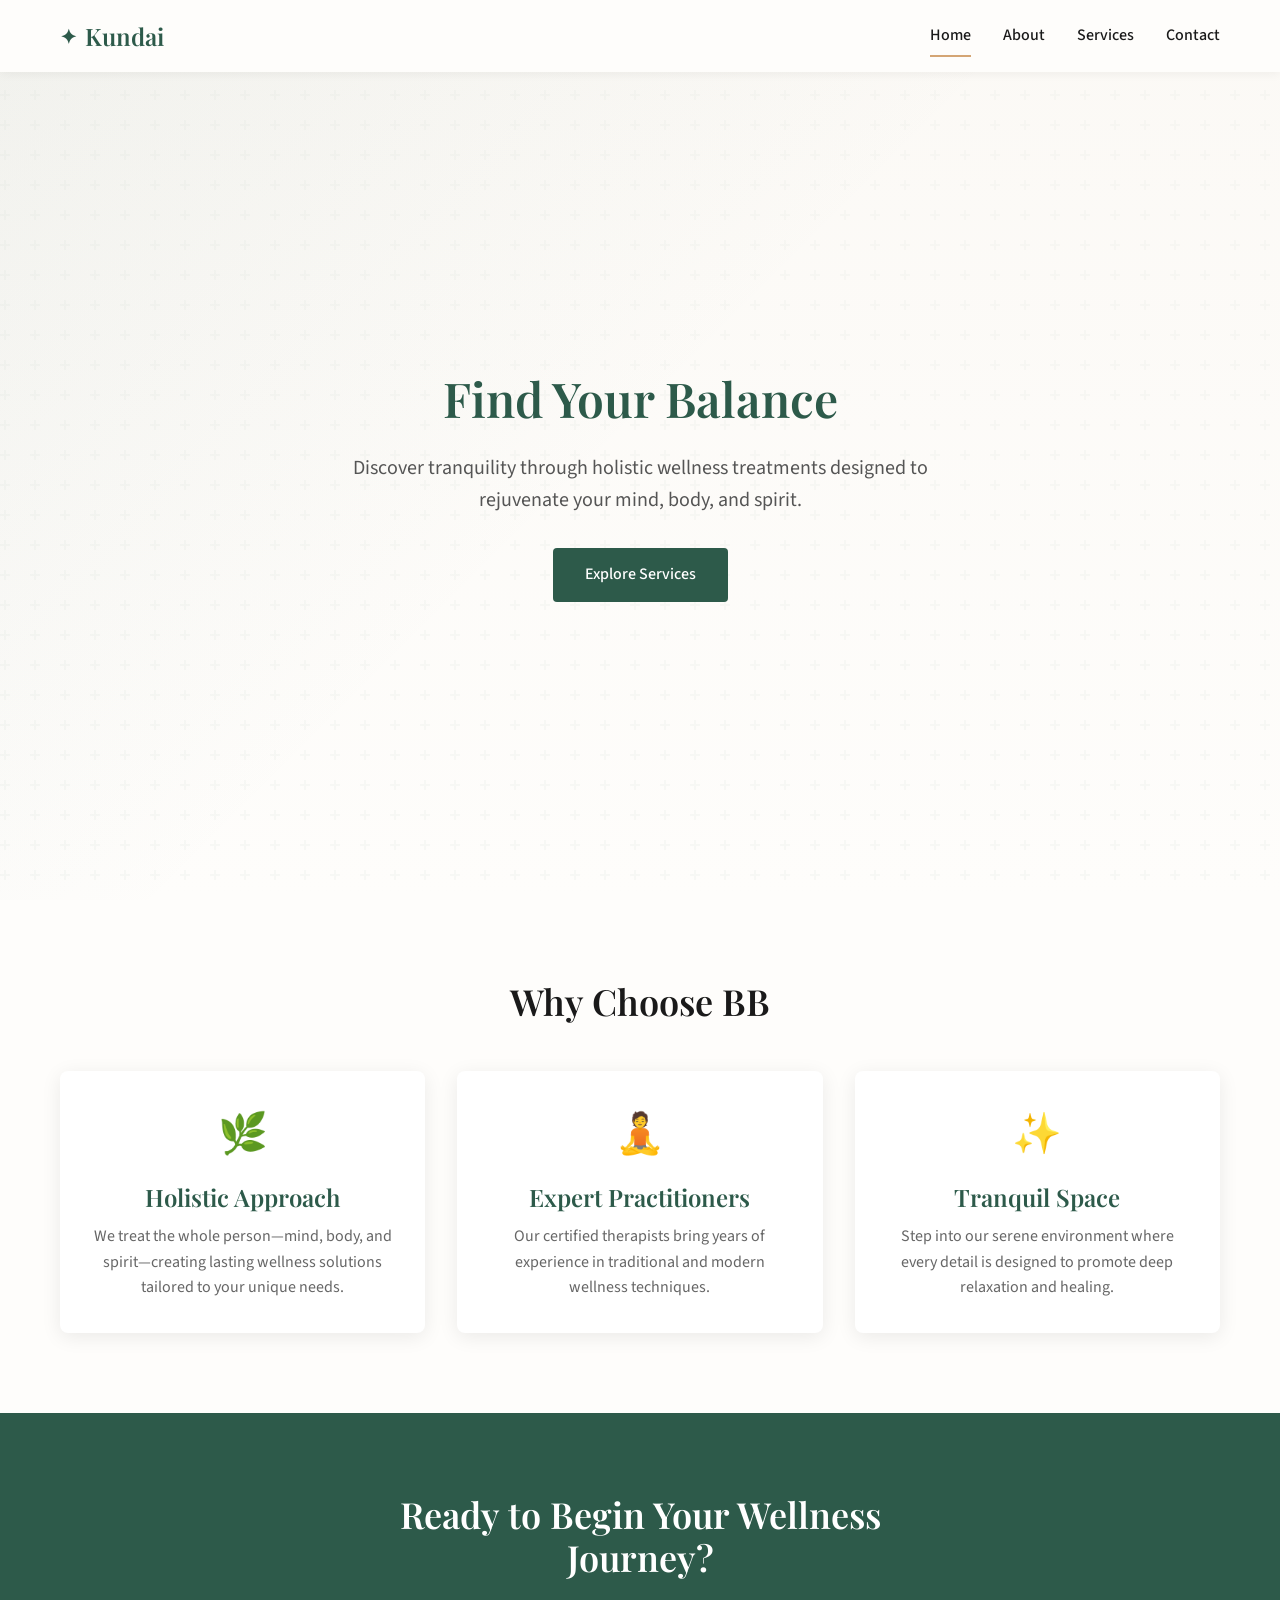
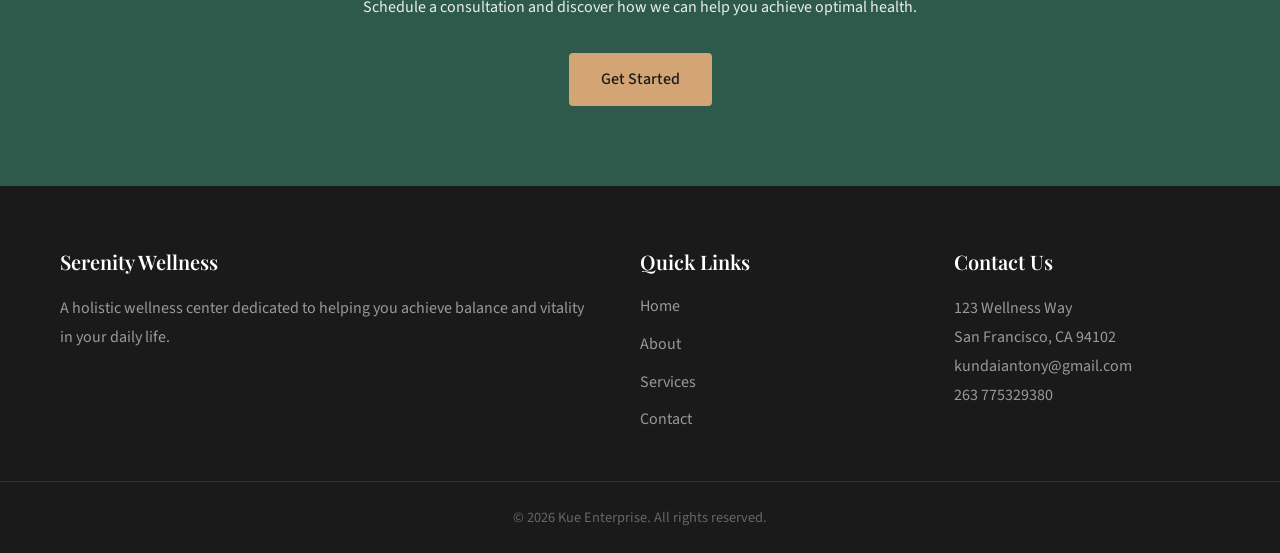
<file: index.html>
<!DOCTYPE html>
<html lang="en">
<head>
  <meta charset="UTF-8">
  <meta name="viewport" content="width=device-width, initial-scale=1.0">
  <title>Kundai</title>
  <link rel="preconnect" href="https://fonts.googleapis.com">
  <link rel="preconnect" href="https://fonts.gstatic.com" crossorigin>
  <link href="https://fonts.googleapis.com/css2?family=Playfair+Display:wght@400;500;600;700&family=Source+Sans+3:wght@300;400;500;600&display=swap" rel="stylesheet">
  <link rel="stylesheet" href="styles.css">
</head>
<body>
  <header class="header">
    <div class="container header-inner">
      <a href="index.html" class="logo">
        <span class="logo-icon">✦</span>
        <span class="logo-text">Kundai</span>
      </a>
      <button class="menu-toggle" aria-label="Toggle menu">
        <span></span>
        <span></span>
        <span></span>
      </button>
      <nav class="nav">
        <a href="index.html" class="nav-link active">Home</a>
        <a href="about.html" class="nav-link">About</a>
        <a href="services.html" class="nav-link">Services</a>
        <a href="contact.html" class="nav-link">Contact</a>
      </nav>
    </div>
  </header>

  <main>
    <section class="hero">
      <div class="hero-bg"></div>
      <div class="container hero-content">
        <h1 class="hero-title">Find Your Balance</h1>
        <p class="hero-subtitle">Discover tranquility through holistic wellness treatments designed to rejuvenate your mind, body, and spirit.</p>
        <a href="services.html" class="btn btn-primary">Explore Services</a>
      </div>
    </section>

    <section class="section features">
      <div class="container">
        <h2 class="section-title">Why Choose BB</h2>
        <div class="features-grid">
          <div class="feature-card">
            <div class="feature-icon">🌿</div>
            <h3>Holistic Approach</h3>
            <p>We treat the whole person—mind, body, and spirit—creating lasting wellness solutions tailored to your unique needs.</p>
          </div>
          <div class="feature-card">
            <div class="feature-icon">🧘</div>
            <h3>Expert Practitioners</h3>
            <p>Our certified therapists bring years of experience in traditional and modern wellness techniques.</p>
          </div>
          <div class="feature-card">
            <div class="feature-icon">✨</div>
            <h3>Tranquil Space</h3>
            <p>Step into our serene environment where every detail is designed to promote deep relaxation and healing.</p>
          </div>
        </div>
      </div>
    </section>

    <section class="section cta">
      <div class="container cta-content">
        <h2>Ready to Begin Your Wellness Journey?</h2>
        <p>Schedule a consultation and discover how we can help you achieve optimal health.</p>
        <a href="contact.html" class="btn btn-secondary">Get Started</a>
      </div>
    </section>
  </main>

  <footer class="footer">
    <div class="container footer-grid">
      <div class="footer-col">
        <h4>Serenity Wellness</h4>
        <p>A holistic wellness center dedicated to helping you achieve balance and vitality in your daily life.</p>
      </div>
      <div class="footer-col">
        <h4>Quick Links</h4>
        <nav class="footer-nav">
          <a href="index.html">Home</a>
          <a href="about.html">About</a>
          <a href="services.html">Services</a>
          <a href="contact.html">Contact</a>
        </nav>
      </div>
      <div class="footer-col">
        <h4>Contact Us</h4>
        <p>123 Wellness Way<br>San Francisco, CA 94102</p>
        <p>kundaiantony@gmail.com<br>263 775329380</p>
      </div>
    </div>
    <div class="footer-bottom">
      <p>&copy; 2026 Kue Enterprise. All rights reserved.</p>
    </div>
  </footer>

  <script src="script.js"></script>
</body>
</html>
</file>
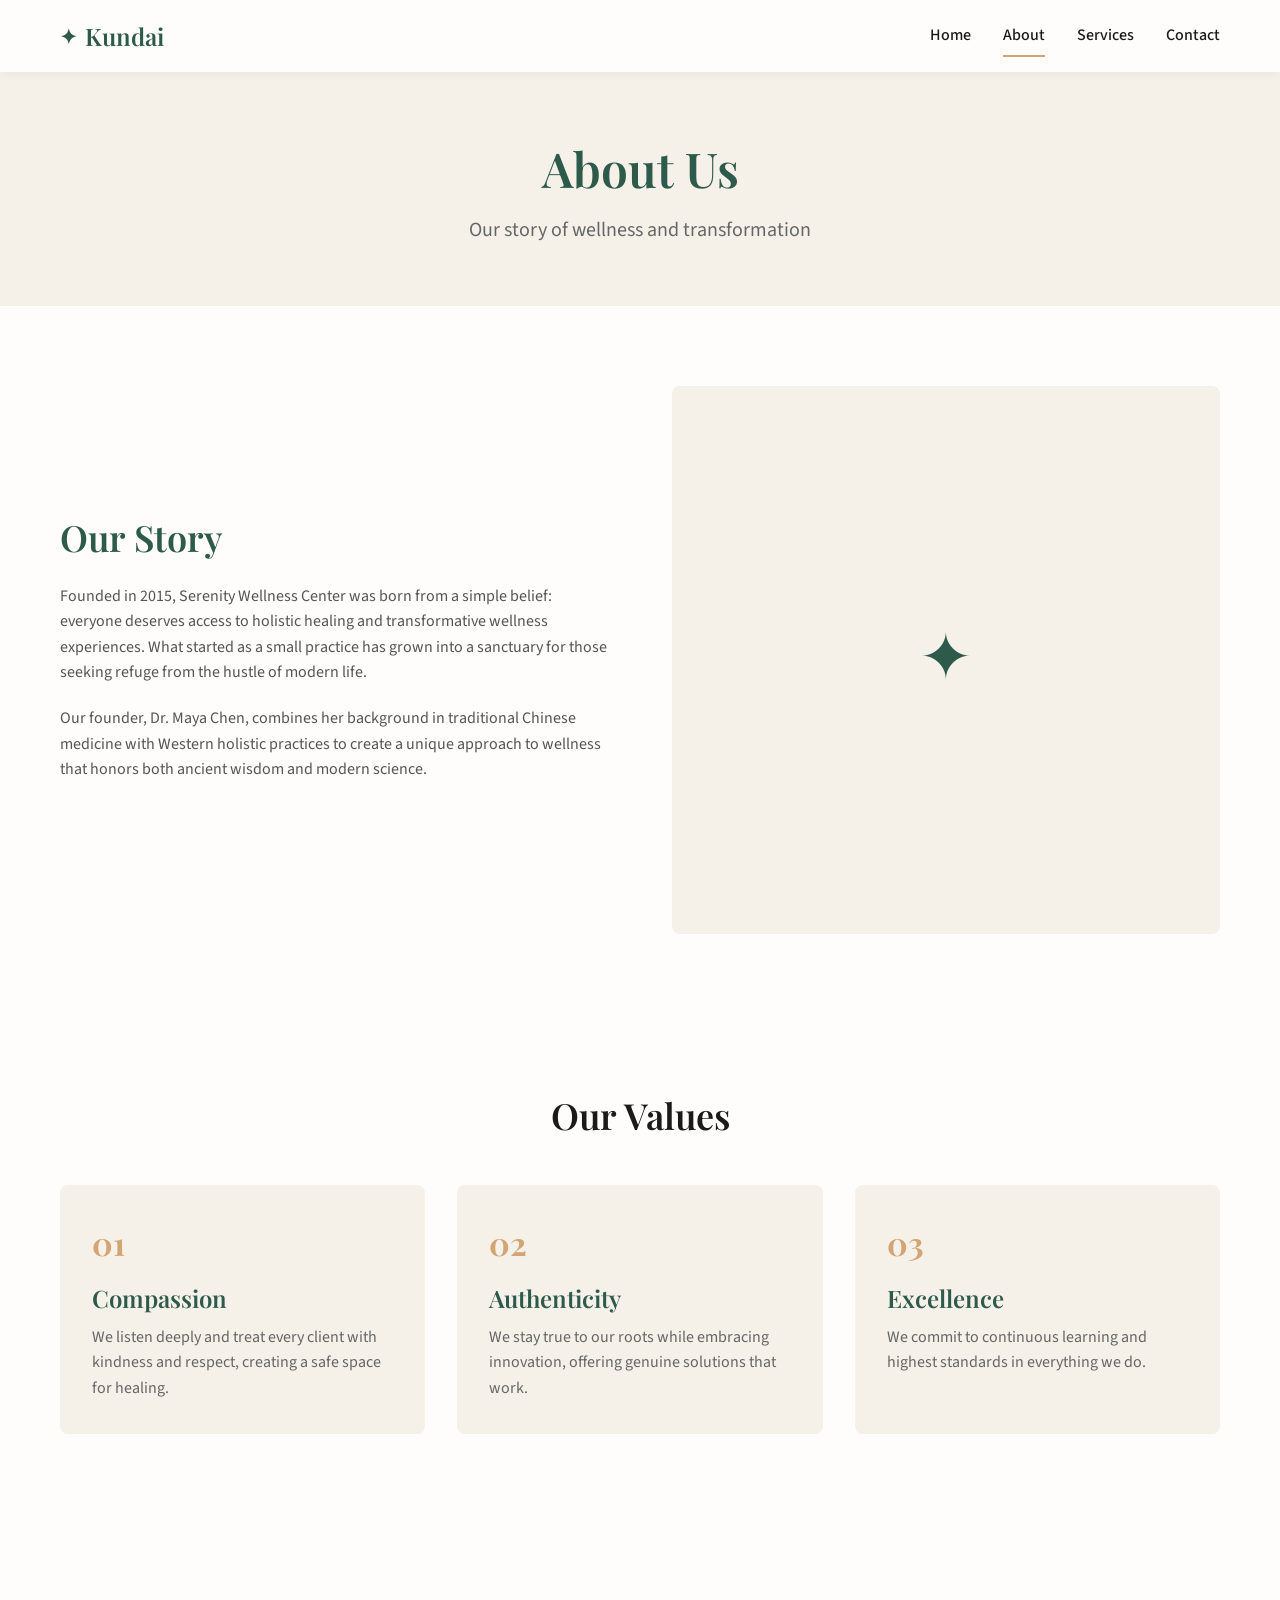
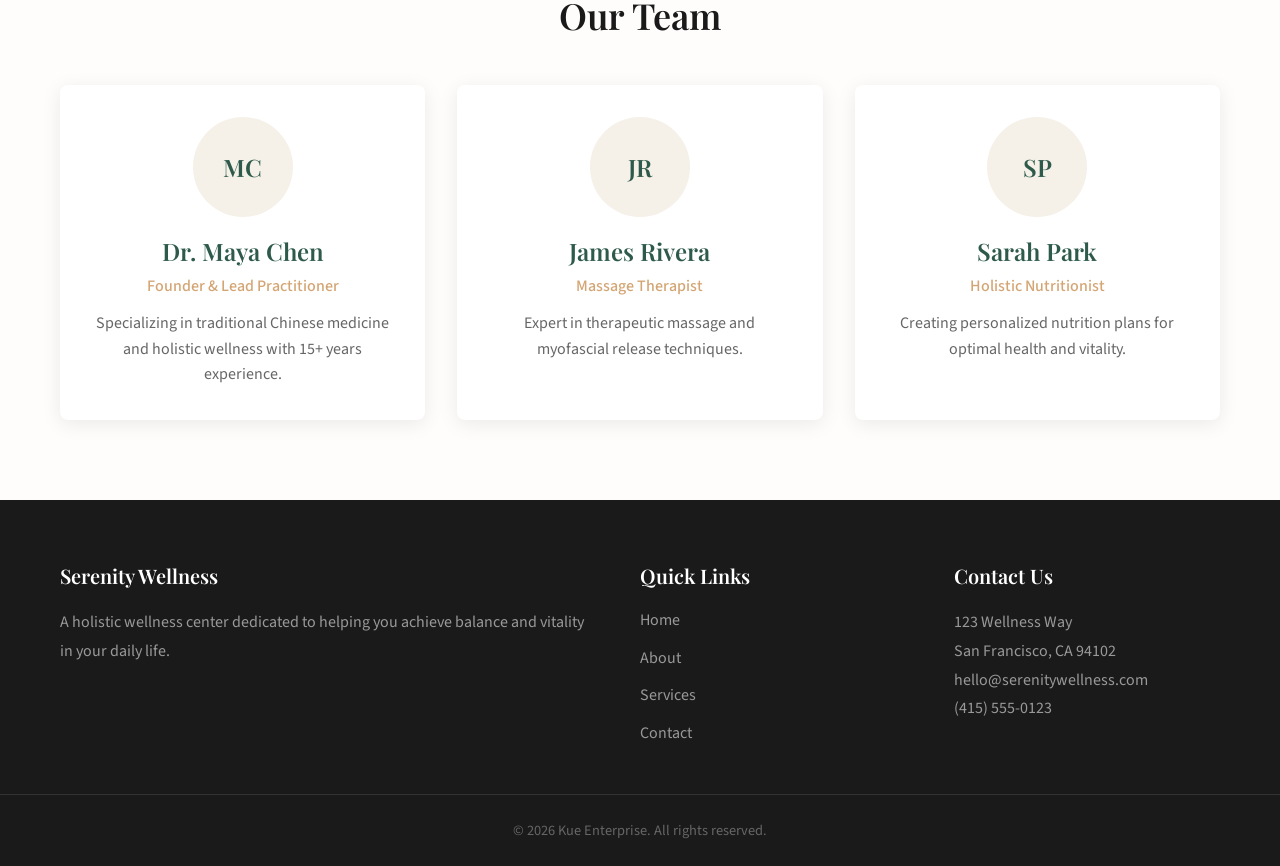
<file: about.html>
<!DOCTYPE html>
<html lang="en">
<head>
  <meta charset="UTF-8">
  <meta name="viewport" content="width=device-width, initial-scale=1.0">
  <title>About - Beautiful Beginners</title>
  <link rel="preconnect" href="https://fonts.googleapis.com">
  <link rel="preconnect" href="https://fonts.gstatic.com" crossorigin>
  <link href="https://fonts.googleapis.com/css2?family=Playfair+Display:wght@400;500;600;700&family=Source+Sans+3:wght@300;400;500;600&display=swap" rel="stylesheet">
  <link rel="stylesheet" href="styles.css">
</head>
<body>
  <header class="header">
    <div class="container header-inner">
      <a href="index.html" class="logo">
        <span class="logo-icon">✦</span>
        <span class="logo-text">Kundai</span>
      </a>
      <button class="menu-toggle" aria-label="Toggle menu">
        <span></span>
        <span></span>
        <span></span>
      </button>
      <nav class="nav">
        <a href="index.html" class="nav-link">Home</a>
        <a href="about.html" class="nav-link active">About</a>
        <a href="services.html" class="nav-link">Services</a>
        <a href="contact.html" class="nav-link">Contact</a>
      </nav>
    </div>
  </header>

  <main>
    <section class="page-hero">
      <div class="container">
        <h1>About Us</h1>
        <p class="page-hero-text">Our story of wellness and transformation</p>
      </div>
    </section>

    <section class="section">
      <div class="container">
        <div class="about-content">
          <div class="about-text">
            <h2>Our Story</h2>
            <p>Founded in 2015, Serenity Wellness Center was born from a simple belief: everyone deserves access to holistic healing and transformative wellness experiences. What started as a small practice has grown into a sanctuary for those seeking refuge from the hustle of modern life.</p>
            <p>Our founder, Dr. Maya Chen, combines her background in traditional Chinese medicine with Western holistic practices to create a unique approach to wellness that honors both ancient wisdom and modern science.</p>
          </div>
          <div class="about-image">
            <div class="about-image-placeholder">
              <span>✦</span>
            </div>
          </div>
        </div>
      </div>
    </section>

    <section class="section values-section">
      <div class="container">
        <h2 class="section-title">Our Values</h2>
        <div class="values-grid">
          <div class="value-item">
            <span class="value-number">01</span>
            <h3>Compassion</h3>
            <p>We listen deeply and treat every client with kindness and respect, creating a safe space for healing.</p>
          </div>
          <div class="value-item">
            <span class="value-number">02</span>
            <h3>Authenticity</h3>
            <p>We stay true to our roots while embracing innovation, offering genuine solutions that work.</p>
          </div>
          <div class="value-item">
            <span class="value-number">03</span>
            <h3>Excellence</h3>
            <p>We commit to continuous learning and highest standards in everything we do.</p>
          </div>
        </div>
      </div>
    </section>

    <section class="section team-section">
      <div class="container">
        <h2 class="section-title">Our Team</h2>
        <div class="team-grid">
          <div class="team-card">
            <div class="team-avatar">
              <span>MC</span>
            </div>
            <h3>Dr. Maya Chen</h3>
            <p class="team-role">Founder & Lead Practitioner</p>
            <p>Specializing in traditional Chinese medicine and holistic wellness with 15+ years experience.</p>
          </div>
          <div class="team-card">
            <div class="team-avatar">
              <span>JR</span>
            </div>
            <h3>James Rivera</h3>
            <p class="team-role">Massage Therapist</p>
            <p>Expert in therapeutic massage and myofascial release techniques.</p>
          </div>
          <div class="team-card">
            <div class="team-avatar">
              <span>SP</span>
            </div>
            <h3>Sarah Park</h3>
            <p class="team-role">Holistic Nutritionist</p>
            <p>Creating personalized nutrition plans for optimal health and vitality.</p>
          </div>
        </div>
      </div>
    </section>
  </main>

  <footer class="footer">
    <div class="container footer-grid">
      <div class="footer-col">
        <h4>Serenity Wellness</h4>
        <p>A holistic wellness center dedicated to helping you achieve balance and vitality in your daily life.</p>
      </div>
      <div class="footer-col">
        <h4>Quick Links</h4>
        <nav class="footer-nav">
          <a href="index.html">Home</a>
          <a href="about.html">About</a>
          <a href="services.html">Services</a>
          <a href="contact.html">Contact</a>
        </nav>
      </div>
      <div class="footer-col">
        <h4>Contact Us</h4>
        <p>123 Wellness Way<br>San Francisco, CA 94102</p>
        <p>hello@serenitywellness.com<br>(415) 555-0123</p>
      </div>
    </div>
    <div class="footer-bottom">
      <p>&copy; 2026 Kue Enterprise. All rights reserved.</p>
    </div>
  </footer>

  <script src="script.js"></script>
</body>
</html>
</file>
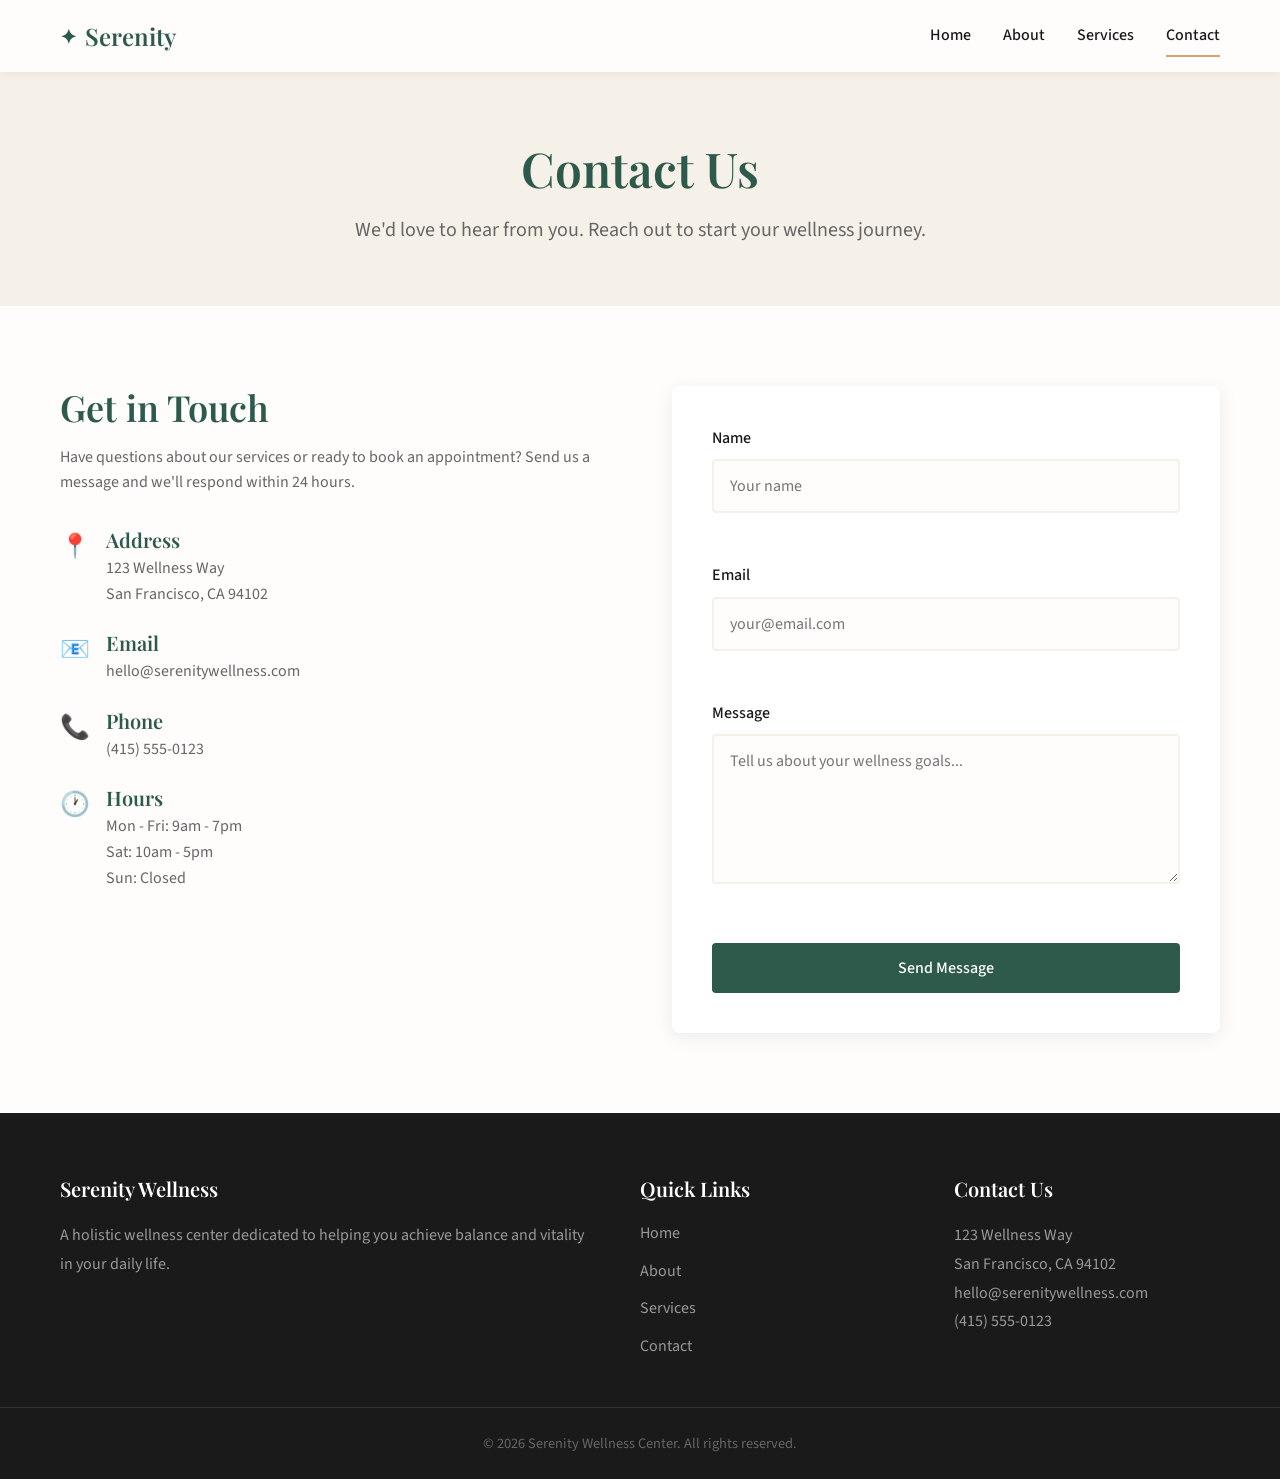
<file: contact.html>
<!DOCTYPE html>
<html lang="en">
<head>
  <meta charset="UTF-8">
  <meta name="viewport" content="width=device-width, initial-scale=1.0">
  <title>Contact - Serenity Wellness Center</title>
  <link rel="preconnect" href="https://fonts.googleapis.com">
  <link rel="preconnect" href="https://fonts.gstatic.com" crossorigin>
  <link href="https://fonts.googleapis.com/css2?family=Playfair+Display:wght@400;500;600;700&family=Source+Sans+3:wght@300;400;500;600&display=swap" rel="stylesheet">
  <link rel="stylesheet" href="styles.css">
</head>
<body>
  <header class="header">
    <div class="container header-inner">
      <a href="index.html" class="logo">
        <span class="logo-icon">✦</span>
        <span class="logo-text">Serenity</span>
      </a>
      <button class="menu-toggle" aria-label="Toggle menu">
        <span></span>
        <span></span>
        <span></span>
      </button>
      <nav class="nav">
        <a href="index.html" class="nav-link">Home</a>
        <a href="about.html" class="nav-link">About</a>
        <a href="services.html" class="nav-link">Services</a>
        <a href="contact.html" class="nav-link active">Contact</a>
      </nav>
    </div>
  </header>

  <main>
    <section class="page-hero">
      <div class="container">
        <h1>Contact Us</h1>
        <p class="page-hero-text">We'd love to hear from you. Reach out to start your wellness journey.</p>
      </div>
    </section>

    <section class="section">
      <div class="container">
        <div class="contact-grid">
          <div class="contact-info">
            <h2>Get in Touch</h2>
            <p>Have questions about our services or ready to book an appointment? Send us a message and we'll respond within 24 hours.</p>
            
            <div class="contact-details">
              <div class="contact-item">
                <span class="contact-icon">📍</span>
                <div>
                  <h4>Address</h4>
                  <p>123 Wellness Way<br>San Francisco, CA 94102</p>
                </div>
              </div>
              <div class="contact-item">
                <span class="contact-icon">📧</span>
                <div>
                  <h4>Email</h4>
                  <p>hello@serenitywellness.com</p>
                </div>
              </div>
              <div class="contact-item">
                <span class="contact-icon">📞</span>
                <div>
                  <h4>Phone</h4>
                  <p>(415) 555-0123</p>
                </div>
              </div>
              <div class="contact-item">
                <span class="contact-icon">🕐</span>
                <div>
                  <h4>Hours</h4>
                  <p>Mon - Fri: 9am - 7pm<br>Sat: 10am - 5pm<br>Sun: Closed</p>
                </div>
              </div>
            </div>
          </div>

          <div class="contact-form-wrapper">
            <form id="contact-form" class="contact-form" novalidate>
              <div class="form-group">
                <label for="name">Name</label>
                <input type="text" id="name" name="name" required minlength="2" placeholder="Your name">
                <span class="form-error" id="name-error"></span>
              </div>
              
              <div class="form-group">
                <label for="email">Email</label>
                <input type="email" id="email" name="email" required placeholder="your@email.com">
                <span class="form-error" id="email-error"></span>
              </div>
              
              <div class="form-group">
                <label for="message">Message</label>
                <textarea id="message" name="message" required minlength="10" placeholder="Tell us about your wellness goals..."></textarea>
                <span class="form-error" id="message-error"></span>
              </div>
              
              <button type="submit" class="btn btn-primary btn-full">Send Message</button>
              
              <div class="form-message" id="form-success"></div>
            </form>
          </div>
        </div>
      </div>
    </section>
  </main>

  <footer class="footer">
    <div class="container footer-grid">
      <div class="footer-col">
        <h4>Serenity Wellness</h4>
        <p>A holistic wellness center dedicated to helping you achieve balance and vitality in your daily life.</p>
      </div>
      <div class="footer-col">
        <h4>Quick Links</h4>
        <nav class="footer-nav">
          <a href="index.html">Home</a>
          <a href="about.html">About</a>
          <a href="services.html">Services</a>
          <a href="contact.html">Contact</a>
        </nav>
      </div>
      <div class="footer-col">
        <h4>Contact Us</h4>
        <p>123 Wellness Way<br>San Francisco, CA 94102</p>
        <p>hello@serenitywellness.com<br>(415) 555-0123</p>
      </div>
    </div>
    <div class="footer-bottom">
      <p>&copy; 2026 Serenity Wellness Center. All rights reserved.</p>
    </div>
  </footer>

  <script src="script.js"></script>
</body>
</html>
</file>
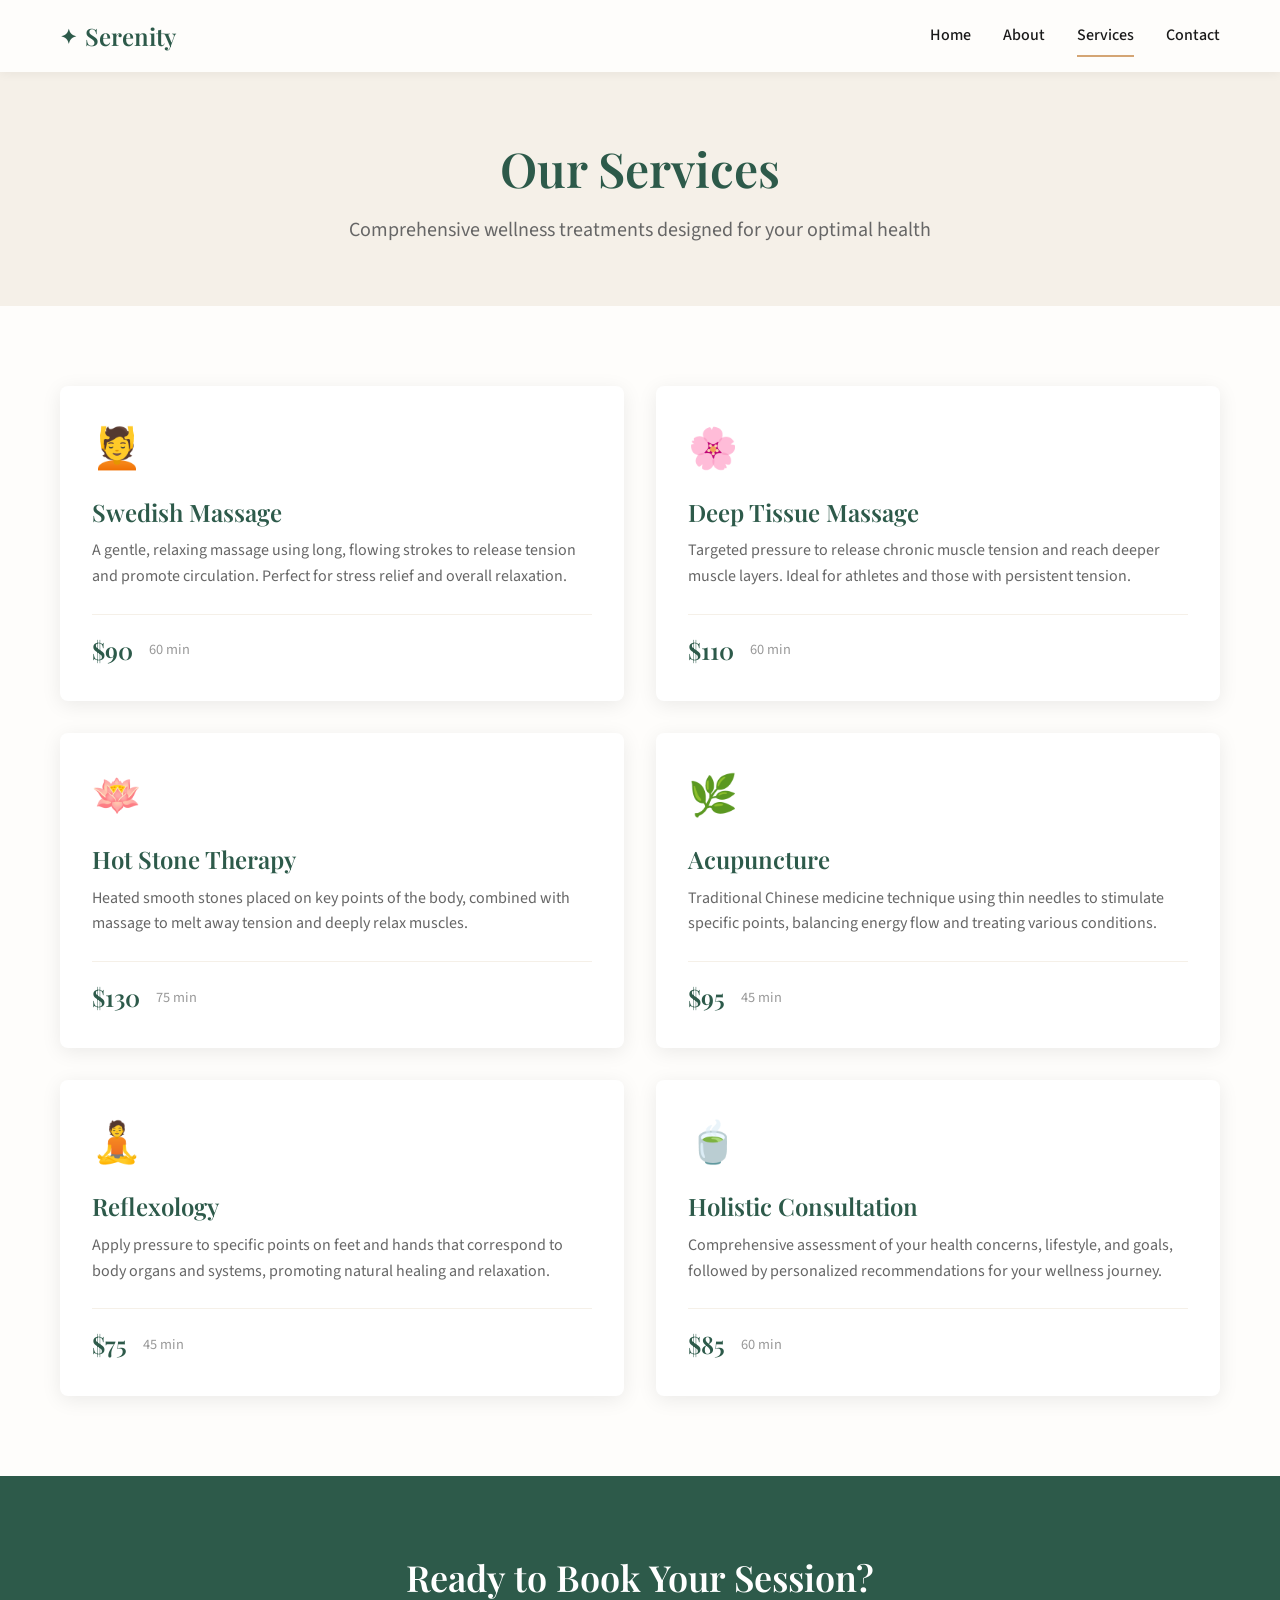
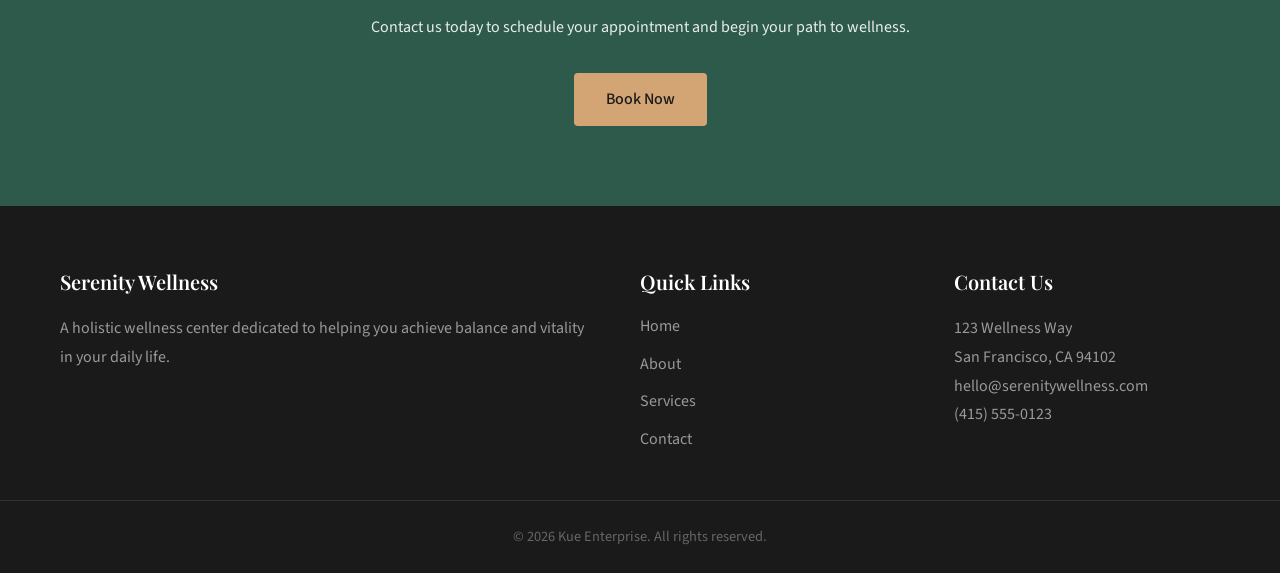
<file: services.html>
<!DOCTYPE html>
<html lang="en">
<head>
  <meta charset="UTF-8">
  <meta name="viewport" content="width=device-width, initial-scale=1.0">
  <title>Services - Serenity Wellness Center</title>
  <link rel="preconnect" href="https://fonts.googleapis.com">
  <link rel="preconnect" href="https://fonts.gstatic.com" crossorigin>
  <link href="https://fonts.googleapis.com/css2?family=Playfair+Display:wght@400;500;600;700&family=Source+Sans+3:wght@300;400;500;600&display=swap" rel="stylesheet">
  <link rel="stylesheet" href="styles.css">
</head>
<body>
  <header class="header">
    <div class="container header-inner">
      <a href="index.html" class="logo">
        <span class="logo-icon">✦</span>
        <span class="logo-text">Serenity</span>
      </a>
      <button class="menu-toggle" aria-label="Toggle menu">
        <span></span>
        <span></span>
        <span></span>
      </button>
      <nav class="nav">
        <a href="index.html" class="nav-link">Home</a>
        <a href="about.html" class="nav-link">About</a>
        <a href="services.html" class="nav-link active">Services</a>
        <a href="contact.html" class="nav-link">Contact</a>
      </nav>
    </div>
  </header>

  <main>
    <section class="page-hero">
      <div class="container">
        <h1>Our Services</h1>
        <p class="page-hero-text">Comprehensive wellness treatments designed for your optimal health</p>
      </div>
    </section>

    <section class="section">
      <div class="container">
        <div class="services-grid">
          <article class="service-card">
            <div class="service-icon">💆</div>
            <h3>Swedish Massage</h3>
            <p class="service-desc">A gentle, relaxing massage using long, flowing strokes to release tension and promote circulation. Perfect for stress relief and overall relaxation.</p>
            <div class="service-price">
              <span class="price-amount">$90</span>
              <span class="price-duration">60 min</span>
            </div>
          </article>

          <article class="service-card">
            <div class="service-icon">🌸</div>
            <h3>Deep Tissue Massage</h3>
            <p class="service-desc">Targeted pressure to release chronic muscle tension and reach deeper muscle layers. Ideal for athletes and those with persistent tension.</p>
            <div class="service-price">
              <span class="price-amount">$110</span>
              <span class="price-duration">60 min</span>
            </div>
          </article>

          <article class="service-card">
            <div class="service-icon">🪷</div>
            <h3>Hot Stone Therapy</h3>
            <p class="service-desc">Heated smooth stones placed on key points of the body, combined with massage to melt away tension and deeply relax muscles.</p>
            <div class="service-price">
              <span class="price-amount">$130</span>
              <span class="price-duration">75 min</span>
            </div>
          </article>

          <article class="service-card">
            <div class="service-icon">🌿</div>
            <h3>Acupuncture</h3>
            <p class="service-desc">Traditional Chinese medicine technique using thin needles to stimulate specific points, balancing energy flow and treating various conditions.</p>
            <div class="service-price">
              <span class="price-amount">$95</span>
              <span class="price-duration">45 min</span>
            </div>
          </article>

          <article class="service-card">
            <div class="service-icon">🧘</div>
            <h3>Reflexology</h3>
            <p class="service-desc">Apply pressure to specific points on feet and hands that correspond to body organs and systems, promoting natural healing and relaxation.</p>
            <div class="service-price">
              <span class="price-amount">$75</span>
              <span class="price-duration">45 min</span>
            </div>
          </article>

          <article class="service-card">
            <div class="service-icon">🍵</div>
            <h3>Holistic Consultation</h3>
            <p class="service-desc">Comprehensive assessment of your health concerns, lifestyle, and goals, followed by personalized recommendations for your wellness journey.</p>
            <div class="service-price">
              <span class="price-amount">$85</span>
              <span class="price-duration">60 min</span>
            </div>
          </article>
        </div>
      </div>
    </section>

    <section class="section cta">
      <div class="container cta-content">
        <h2>Ready to Book Your Session?</h2>
        <p>Contact us today to schedule your appointment and begin your path to wellness.</p>
        <a href="contact.html" class="btn btn-secondary">Book Now</a>
      </div>
    </section>
  </main>

  <footer class="footer">
    <div class="container footer-grid">
      <div class="footer-col">
        <h4>Serenity Wellness</h4>
        <p>A holistic wellness center dedicated to helping you achieve balance and vitality in your daily life.</p>
      </div>
      <div class="footer-col">
        <h4>Quick Links</h4>
        <nav class="footer-nav">
          <a href="index.html">Home</a>
          <a href="about.html">About</a>
          <a href="services.html">Services</a>
          <a href="contact.html">Contact</a>
        </nav>
      </div>
      <div class="footer-col">
        <h4>Contact Us</h4>
        <p>123 Wellness Way<br>San Francisco, CA 94102</p>
        <p>hello@serenitywellness.com<br>(415) 555-0123</p>
      </div>
    </div>
    <div class="footer-bottom">
      <p>&copy; 2026 Kue Enterprise. All rights reserved.</p>
    </div>
  </footer>

  <script src="script.js"></script>
</body>
</html>
</file>
<file: styles.css>
:root {
  --primary: #2D5A4A;
  --secondary: #F5F0E8;
  --accent: #D4A574;
  --text-dark: #1A1A1A;
  --text-light: #FFFFFF;
  --background: #FEFDFB;
  --shadow: 0 4px 20px rgba(0, 0, 0, 0.08);
  --shadow-hover: 0 8px 30px rgba(0, 0, 0, 0.12);
  --transition: 0.3s ease;
}

* {
  margin: 0;
  padding: 0;
  box-sizing: border-box;
}

html {
  scroll-behavior: smooth;
}

body {
  font-family: 'Source Sans 3', sans-serif;
  font-size: 1rem;
  line-height: 1.6;
  color: var(--text-dark);
  background-color: var(--background);
}

h1, h2, h3, h4 {
  font-family: 'Playfair Display', serif;
  font-weight: 600;
  line-height: 1.2;
}

h1 { font-size: 3rem; }
h2 { font-size: 2.25rem; }
h3 { font-size: 1.5rem; }
h4 { font-size: 1.25rem; }

a {
  text-decoration: none;
  color: inherit;
}

.container {
  max-width: 1200px;
  margin: 0 auto;
  padding: 0 20px;
}

.btn {
  display: inline-block;
  padding: 14px 32px;
  font-family: 'Source Sans 3', sans-serif;
  font-size: 1rem;
  font-weight: 500;
  border: none;
  border-radius: 4px;
  cursor: pointer;
  transition: var(--transition);
}

.btn-primary {
  background: var(--primary);
  color: var(--text-light);
}

.btn-primary:hover {
  background: #234940;
  transform: scale(1.02);
}

.btn-secondary {
  background: var(--accent);
  color: var(--text-dark);
}

.btn-secondary:hover {
  background: #c99b6a;
  transform: scale(1.02);
}

.btn-full {
  width: 100%;
}

.section {
  padding: 80px 0;
}

.section-title {
  text-align: center;
  margin-bottom: 48px;
}

/* Header */
.header {
  position: fixed;
  top: 0;
  left: 0;
  right: 0;
  background: var(--background);
  box-shadow: 0 2px 10px rgba(0, 0, 0, 0.05);
  z-index: 1000;
}

.header-inner {
  display: flex;
  justify-content: space-between;
  align-items: center;
  height: 72px;
}

.logo {
  display: flex;
  align-items: center;
  gap: 8px;
  font-family: 'Playfair Display', serif;
  font-size: 1.5rem;
  font-weight: 600;
  color: var(--primary);
}

.logo-icon {
  font-size: 1.25rem;
}

.menu-toggle {
  display: none;
  flex-direction: column;
  gap: 5px;
  background: none;
  border: none;
  cursor: pointer;
  padding: 8px;
}

.menu-toggle span {
  display: block;
  width: 24px;
  height: 2px;
  background: var(--text-dark);
  transition: var(--transition);
}

.nav {
  display: flex;
  gap: 32px;
}

.nav-link {
  position: relative;
  font-weight: 500;
  color: var(--text-dark);
  padding: 8px 0;
}

.nav-link::after {
  content: '';
  position: absolute;
  bottom: 0;
  left: 0;
  width: 0;
  height: 2px;
  background: var(--accent);
  transition: var(--transition);
}

.nav-link:hover::after,
.nav-link.active::after {
  width: 100%;
}

/* Hero */
.hero {
  position: relative;
  min-height: 100vh;
  display: flex;
  align-items: center;
  justify-content: center;
  padding-top: 72px;
}

.hero-bg {
  position: absolute;
  inset: 0;
  background: 
    linear-gradient(135deg, rgba(45, 90, 74, 0.05) 0%, transparent 50%),
    linear-gradient(to bottom, rgba(245, 240, 232, 0.3) 0%, transparent 100%),
    url("data:image/svg+xml,%3Csvg width='60' height='60' viewBox='0 0 60 60' xmlns='http://www.w3.org/2000/svg'%3E%3Cg fill='none' fill-rule='evenodd'%3E%3Cg fill='%232D5A4A' fill-opacity='0.03'%3E%3Cpath d='M36 34v-4h-2v4h-4v2h4v4h2v-4h4v-2h-4zm0-30V0h-2v4h-4v2h4v4h2V6h4V4h-4zM6 34v-4H4v4H0v2h4v4h2v-4h4v-2H6zM6 4V0H4v4H0v2h4v4h2V6h4V4H6z'/%3E%3C/g%3E%3C/g%3E%3C/svg%3E");
  z-index: -1;
}

.hero-content {
  text-align: center;
  max-width: 700px;
}

.hero-title {
  margin-bottom: 24px;
  color: var(--primary);
}

.hero-subtitle {
  font-size: 1.25rem;
  color: #555;
  margin-bottom: 32px;
}

/* Features */
.features-grid {
  display: grid;
  grid-template-columns: repeat(3, 1fr);
  gap: 32px;
}

.feature-card {
  background: var(--text-light);
  padding: 32px;
  border-radius: 8px;
  box-shadow: var(--shadow);
  text-align: center;
  transition: var(--transition);
}

.feature-card:hover {
  transform: translateY(-4px);
  box-shadow: var(--shadow-hover);
}

.feature-icon {
  font-size: 2.5rem;
  margin-bottom: 16px;
}

.feature-card h3 {
  margin-bottom: 12px;
  color: var(--primary);
}

.feature-card p {
  color: #666;
}

/* CTA Section */
.cta {
  background: var(--primary);
  color: var(--text-light);
}

.cta-content {
  text-align: center;
  max-width: 600px;
  margin: 0 auto;
}

.cta h2 {
  margin-bottom: 16px;
}

.cta p {
  margin-bottom: 32px;
  opacity: 0.9;
}

/* Page Hero */
.page-hero {
  padding: 140px 0 60px;
  background: var(--secondary);
  text-align: center;
}

.page-hero h1 {
  color: var(--primary);
  margin-bottom: 16px;
}

.page-hero-text {
  font-size: 1.25rem;
  color: #666;
}

/* About Page */
.about-content {
  display: grid;
  grid-template-columns: 1fr 1fr;
  gap: 64px;
  align-items: center;
}

.about-text h2 {
  margin-bottom: 24px;
  color: var(--primary);
}

.about-text p {
  margin-bottom: 20px;
  color: #555;
}

.about-image-placeholder {
  aspect-ratio: 1;
  background: var(--secondary);
  border-radius: 8px;
  display: flex;
  align-items: center;
  justify-content: center;
  font-size: 4rem;
  color: var(--primary);
}

.values-grid {
  display: grid;
  grid-template-columns: repeat(3, 1fr);
  gap: 32px;
}

.value-item {
  padding: 32px;
  background: var(--secondary);
  border-radius: 8px;
  transition: var(--transition);
}

.value-item:hover {
  transform: translateY(-4px);
}

.value-number {
  display: block;
  font-family: 'Playfair Display', serif;
  font-size: 2rem;
  font-weight: 700;
  color: var(--accent);
  margin-bottom: 16px;
}

.value-item h3 {
  margin-bottom: 12px;
  color: var(--primary);
}

.value-item p {
  color: #666;
}

/* Team */
.team-grid {
  display: grid;
  grid-template-columns: repeat(3, 1fr);
  gap: 32px;
}

.team-card {
  text-align: center;
  padding: 32px;
  background: var(--text-light);
  border-radius: 8px;
  box-shadow: var(--shadow);
  transition: var(--transition);
}

.team-card:hover {
  transform: translateY(-4px);
  box-shadow: var(--shadow-hover);
}

.team-avatar {
  width: 100px;
  height: 100px;
  margin: 0 auto 20px;
  background: var(--secondary);
  border-radius: 50%;
  display: flex;
  align-items: center;
  justify-content: center;
  font-family: 'Playfair Display', serif;
  font-size: 1.5rem;
  font-weight: 600;
  color: var(--primary);
}

.team-card h3 {
  color: var(--primary);
  margin-bottom: 8px;
}

.team-role {
  color: var(--accent);
  font-weight: 500;
  margin-bottom: 12px;
}

.team-card > p:last-child {
  color: #666;
}

/* Services */
.services-grid {
  display: grid;
  grid-template-columns: repeat(2, 1fr);
  gap: 32px;
}

.service-card {
  background: var(--text-light);
  padding: 32px;
  border-radius: 8px;
  box-shadow: var(--shadow);
  transition: var(--transition);
}

.service-card:hover {
  transform: translateY(-4px);
  box-shadow: var(--shadow-hover);
}

.service-icon {
  font-size: 2.5rem;
  margin-bottom: 16px;
}

.service-card h3 {
  color: var(--primary);
  margin-bottom: 12px;
}

.service-desc {
  color: #666;
  margin-bottom: 24px;
}

.service-price {
  display: flex;
  align-items: center;
  gap: 16px;
  padding-top: 16px;
  border-top: 1px solid var(--secondary);
}

.price-amount {
  font-family: 'Playfair Display', serif;
  font-size: 1.5rem;
  font-weight: 600;
  color: var(--primary);
}

.price-duration {
  color: #999;
  font-size: 0.9rem;
}

/* Contact */
.contact-grid {
  display: grid;
  grid-template-columns: 1fr 1fr;
  gap: 64px;
}

.contact-info h2 {
  color: var(--primary);
  margin-bottom: 16px;
}

.contact-info > p {
  color: #666;
  margin-bottom: 32px;
}

.contact-item {
  display: flex;
  gap: 16px;
  margin-bottom: 24px;
}

.contact-icon {
  font-size: 1.5rem;
}

.contact-item h4 {
  color: var(--primary);
  margin-bottom: 4px;
}

.contact-item p {
  color: #666;
}

.contact-form-wrapper {
  background: var(--text-light);
  padding: 40px;
  border-radius: 8px;
  box-shadow: var(--shadow);
}

.form-group {
  margin-bottom: 24px;
}

.form-group label {
  display: block;
  font-weight: 500;
  margin-bottom: 8px;
  color: var(--text-dark);
}

.form-group input,
.form-group textarea {
  width: 100%;
  padding: 14px 16px;
  font-family: 'Source Sans 3', sans-serif;
  font-size: 1rem;
  border: 2px solid var(--secondary);
  border-radius: 4px;
  transition: var(--transition);
  background: var(--background);
}

.form-group input:focus,
.form-group textarea:focus {
  outline: none;
  border-color: var(--primary);
}

.form-group input.error,
.form-group textarea.error {
  border-color: #e74c3c;
}

.form-group input.valid,
.form-group textarea.valid {
  border-color: #27ae60;
}

.form-group textarea {
  min-height: 150px;
  resize: vertical;
}

.form-error {
  display: block;
  color: #e74c3c;
  font-size: 0.875rem;
  margin-top: 6px;
  min-height: 20px;
}

.form-message {
  text-align: center;
  padding: 16px;
  border-radius: 4px;
  margin-top: 16px;
  display: none;
}

.form-message.success {
  display: block;
  background: #d4edda;
  color: #155724;
}

/* Footer */
.footer {
  background: var(--text-dark);
  color: var(--text-light);
  padding: 64px 0 24px;
}

.footer-grid {
  display: grid;
  grid-template-columns: 2fr 1fr 1fr;
  gap: 48px;
  margin-bottom: 48px;
}

.footer-col h4 {
  font-family: 'Playfair Display', serif;
  margin-bottom: 20px;
  color: var(--text-light);
}

.footer-col > p {
  color: #999;
  line-height: 1.8;
}

.footer-nav {
  display: flex;
  flex-direction: column;
  gap: 12px;
}

.footer-nav a {
  color: #999;
  transition: var(--transition);
}

.footer-nav a:hover {
  color: var(--accent);
}

.footer-bottom {
  text-align: center;
  padding-top: 24px;
  border-top: 1px solid #333;
}

.footer-bottom p {
  color: #666;
  font-size: 0.9rem;
}

/* Responsive */
@media (max-width: 1024px) {
  .features-grid,
  .values-grid,
  .team-grid {
    grid-template-columns: repeat(2, 1fr);
  }
}

@media (max-width: 768px) {
  h1 { font-size: 2.25rem; }
  h2 { font-size: 1.75rem; }

  .menu-toggle {
    display: flex;
  }

  .nav {
    position: fixed;
    top: 72px;
    left: 0;
    right: 0;
    background: var(--background);
    flex-direction: column;
    padding: 24px;
    gap: 0;
    box-shadow: var(--shadow);
    transform: translateY(-100%);
    opacity: 0;
    visibility: hidden;
    transition: var(--transition);
  }

  .nav.active {
    transform: translateY(0);
    opacity: 1;
    visibility: visible;
  }

  .nav-link {
    padding: 16px 0;
    border-bottom: 1px solid var(--secondary);
  }

  .nav-link::after {
    display: none;
  }

  .hero {
    min-height: auto;
    padding: 120px 0 80px;
  }

  .section {
    padding: 60px 0;
  }

  .features-grid,
  .about-content,
  .contact-grid,
  .services-grid {
    grid-template-columns: 1fr;
  }

  .values-grid,
  .team-grid {
    grid-template-columns: 1fr;
  }

  .about-image {
    order: -1;
  }

  .footer-grid {
    grid-template-columns: 1fr;
    text-align: center;
  }
}
</file>
